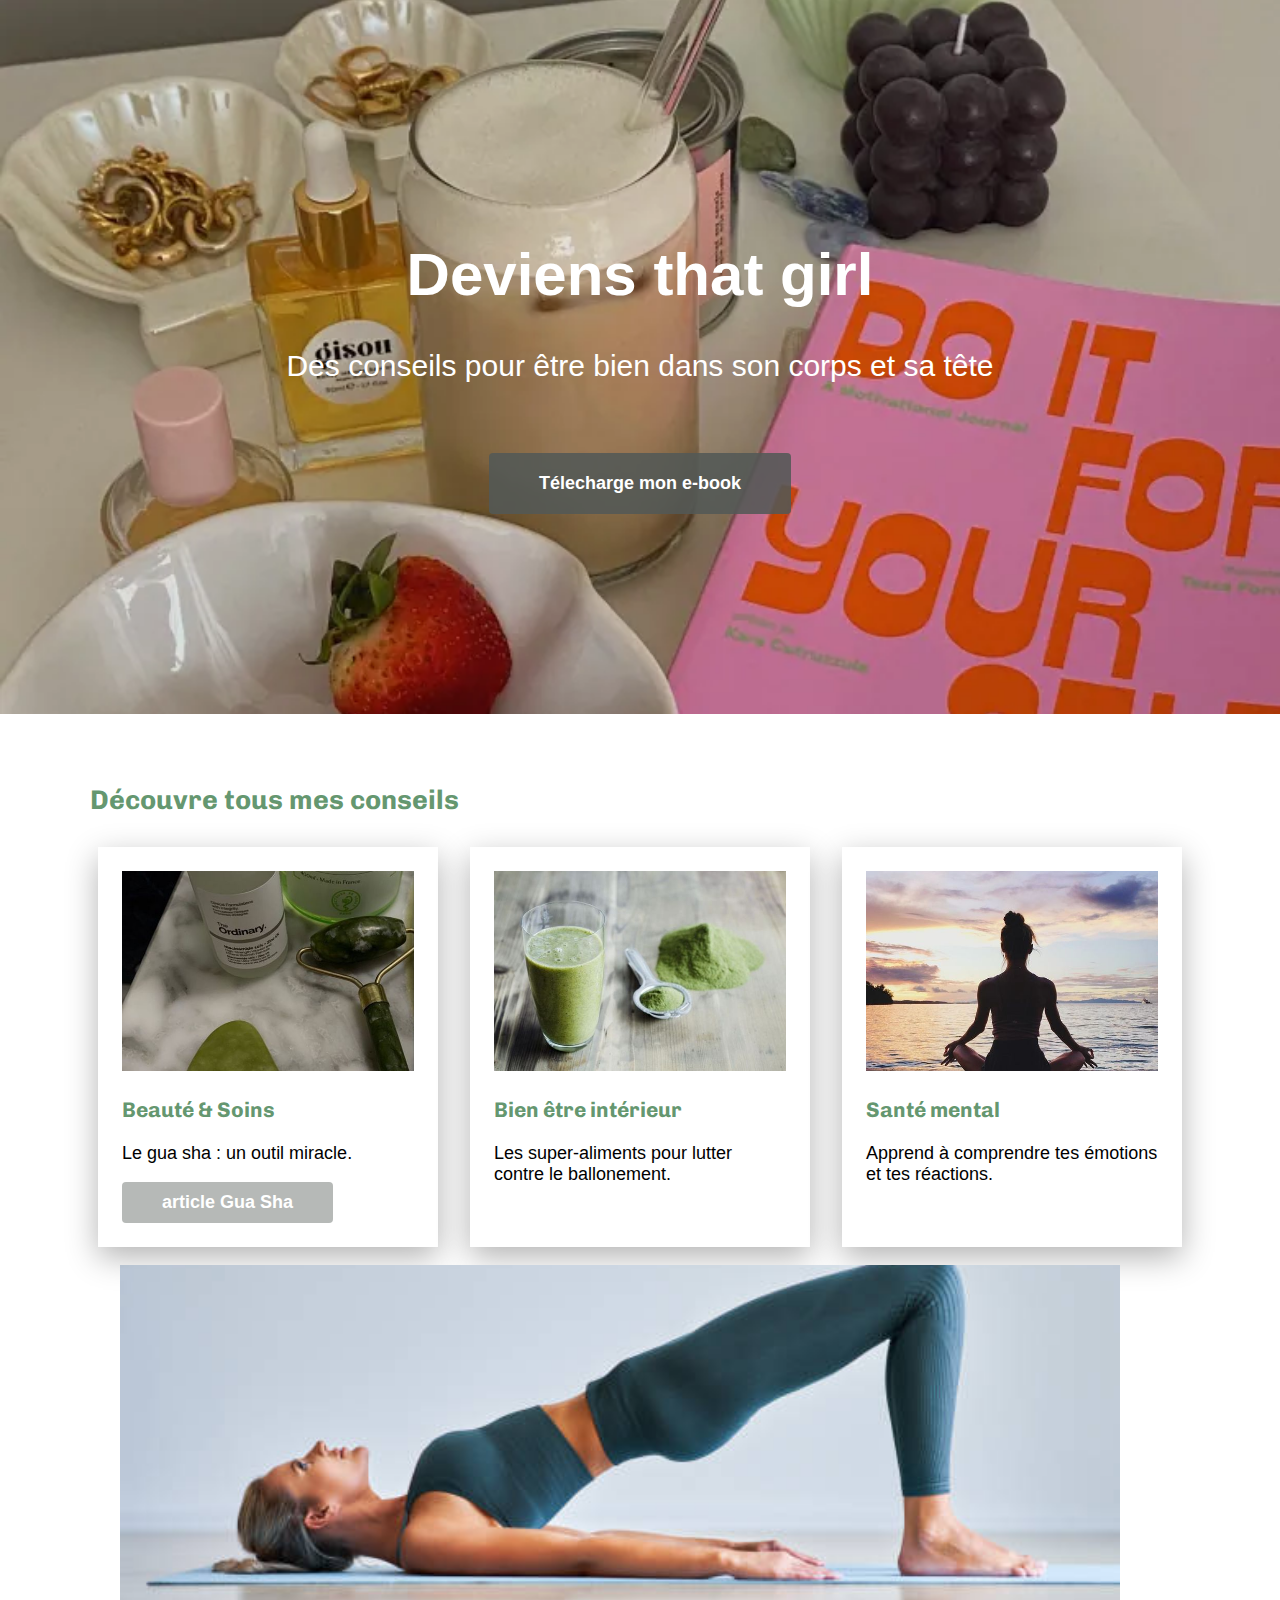
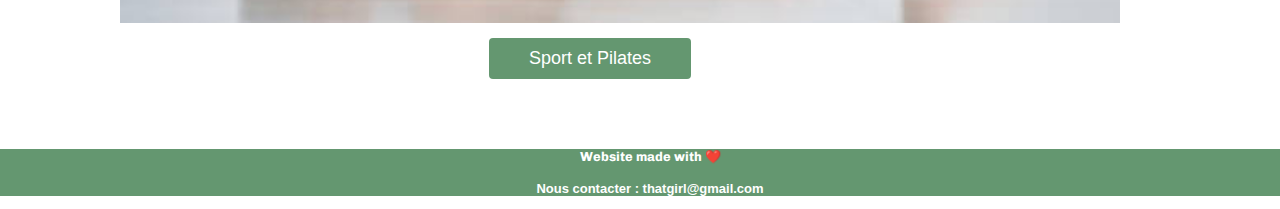
<file: index.html>
<!DOCTYPE html>
<html lang="en">
<head>
  <meta charset="UTF-8">
  <title>Document</title>
  <!-- Fonts -->

  <link rel="preconnect" href="https://fonts.gstatic.com" crossorigin>
  <link href="https://fonts.googleapis.com/css2?family=Chivo:ital,wght@0,100;0,200;0,300;0,400;0,500;0,600;0,700;0,800;0,900;1,100;1,200;1,300;1,400;1,500;1,600;1,700;1,800;1,900&family=Overpass:ital,wght@0,100;0,200;0,300;0,400;0,500;0,600;0,700;0,800;0,900;1,100;1,200;1,300;1,400;1,500;1,600;1,700;1,800;1,900&display=swap" rel="stylesheet">

  <link rel="stylesheet" href="style.css"
  
</head>
<body>
<div class="banner">
  <div class="banner.text">
    <h1>Deviens that girl </h1>
    <p id="banner-p">Des conseils pour être bien dans son corps et sa tête</p>
    <a href="" class="btn-first">Télecharge mon e-book</a>
  </div>
  </div>

  <div class="container">
    <h2>Découvre tous mes conseils  </h2>
    <div class="cards">
      <div class="card-white">
        <img src="images/imageguasha.png"" class="card-white-img">
        <h3>Beauté & Soins</h3>
        <p>Le gua sha : un outil miracle.</p>
        <a href="" class="btn-grey"> article Gua Sha </a>
      </div>

      <div class="card-white">
        <img src="images/image2.jpeg" alt="" class="card-white-img">
        <h3>Bien être intérieur</h3>
        <p>Les super-aliments pour lutter contre le ballonement.</p>
      </div>

      <div class="card-white">
        <img src="images/image3.jpg" alt="" class="card-white-img">
        <h3>Santé mental</h3>
        <p> Apprend à comprendre tes émotions et tes réactions.</p>
      </div>

    </div>

    <img src="images/image4.jpeg" alt="" class="img-banner">

    <div class="sub-banner">
      <a href="" class="btn-green"> Sport et Pilates </a>
    </div>

  </div>

  <div class="footer">
    <h4>Website made with ❤️ </h4>
    <p><strong>Nous contacter : thatgirl@gmail.com</strong>  </p>
  </div>

</body>
</html>
</file>
<file: style.css>
body {
  background-color: white;
  color:black;
  font-family:Arial, Helvetica, sans-serif;
  font-weight: 500;
  font-size: 18px;
  margin: 0;
}

h1 {
  color: #3a7b49c9;
  font-family: Arial, Helvetica, sans-serif;
  font-size: 60px;
  color: white;
  font-weight: 700;

}

h2 {
  color: #3a7b49c9;;
  font-family: 'Chivo', sans-serif;
  font-weight: 700;
}

h3 {
  color:#3a7b49c9;;
  font-family: 'Chivo', sans-serif;
  font-weight: 700;
}

h4 {
  color: white;
  font-family: 'Chivo', sans-serif;
  font-weight: 700;
}

.banner {
  padding: 200px 0;
  margin: 10;
  background-image: url(images/image1.jpeg);
  background-size:cover;
  background-position: center;
  text-align: center;

}

#banner-p {
  color: white;
  font-size: 30px;
  font-weight: 400;
  margin-bottom: 70px;
}

.btn-first {
  background-color:#535956de ;
  color: white;
  text-decoration: none;
  padding: 20px 50px;
  font-weight: 600;
  border-radius: 4px;
  display: inline-block;
}

.container {
  width: 1100px;
  margin: 70px auto;
  
}

.card-white {
  background-color: white;
  padding: 24px;
  margin: 8px;
  border: 5px;
  box-shadow: 0px 10px 30px rgba(0, 0, 0, 0.3);
}

.card-white-img {
  height: 200px;
  width: 100%;
  object-fit: cover;
  text-align: center;
}

.cards {
  display: grid;
  grid-template-columns: 1fr 1fr 1fr;
  grid-gap: 16px;
}

.btn-grey{  
  background-color:#5359566c;
  color: white;
  text-decoration: none;
  padding: 10px 40px;
  font-weight: 600;
  border-radius: 4px;
  display: inline-block;

}

.btn-green{  
  background-color:#3a7b49c9;
  color: white;
  text-decoration: none;
  padding: 10px 40px;
  font-weight: 500;
  border-radius: 4px;
  display: inline-block;
  text-align: center;
}

.footer{
  background-color: #3a7b49c9;
  font-size:13px ;
  text-align:center;
  width: 1300px;
  margin: 0 ;
  font-family: 'Lucida Sans', 'Lucida Sans Regular', 'Lucida Grande', 'Lucida Sans Unicode', Geneva, Verdana, sans-serif;
  color: white;

}

.img-banner{
  font-size:20px ;
  padding: 10px 30px;
  width: 1000px;
  height:358px;
  object-fit: cover;
  border-radius: 6px;
}

.sub-banner {
  width: 1000px;
  text-align: center;
}
</file>
